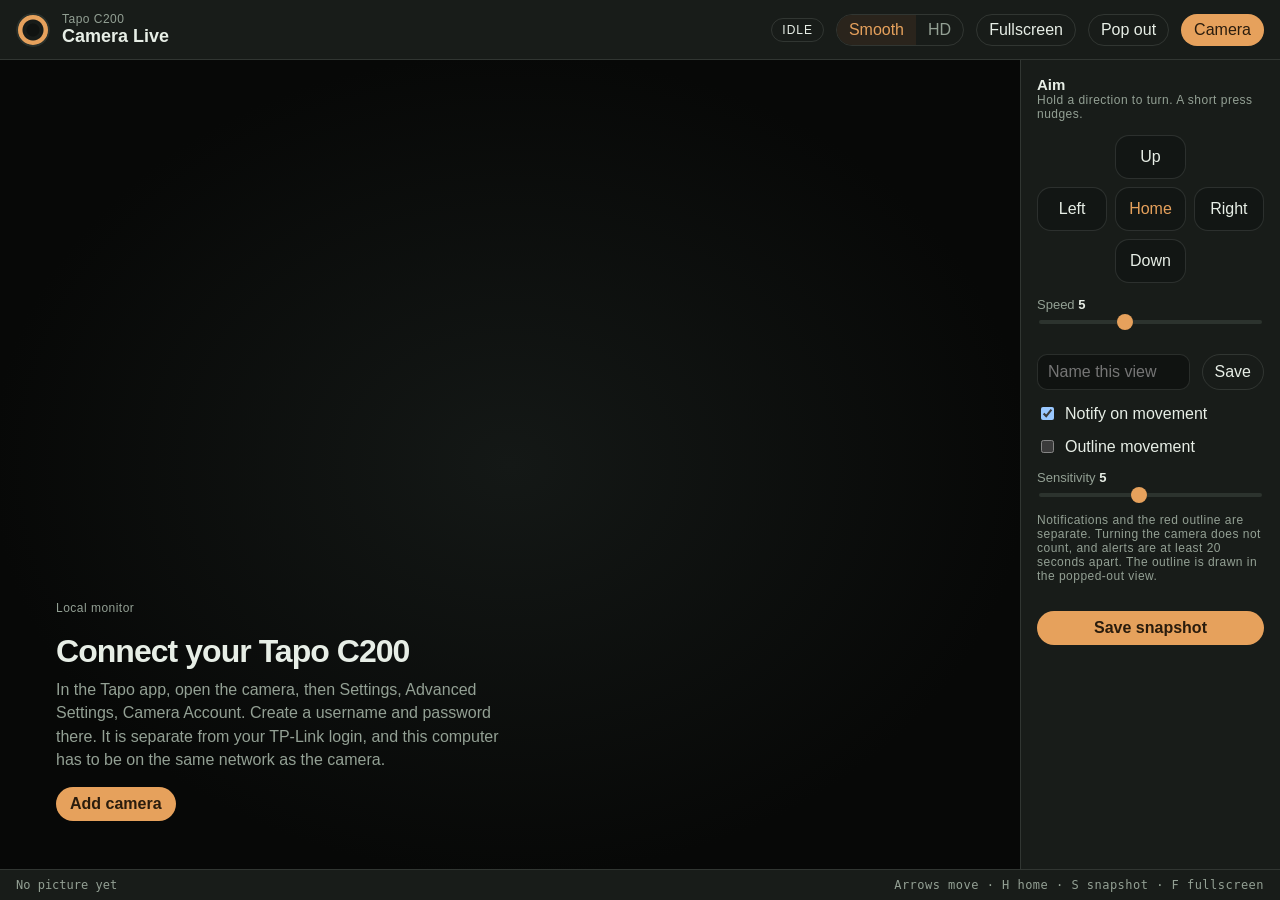
<file: ui/index.html>
<!DOCTYPE html>
<html lang="en">
  <head>
    <meta charset="UTF-8" />
    <meta name="viewport" content="width=device-width, initial-scale=1.0" />
    <meta name="color-scheme" content="dark" />
    <title>Camera Live</title>
    <link rel="stylesheet" href="styles.css" />
  </head>
  <body>
    <div class="app">
      <header class="top">
        <div class="brand">
          <span class="mark" aria-hidden="true"></span>
          <div>
            <p class="kicker" id="kicker">Tapo C200</p>
            <h1 id="cam-name">Camera Live</h1>
          </div>
        </div>
        <div class="top-actions">
          <span id="live-pill" class="pill">Idle</span>
          <div class="seg" role="group" aria-label="Stream quality">
            <button type="button" id="q-sub" class="seg-btn is-on">Smooth</button>
            <button type="button" id="q-main" class="seg-btn">HD</button>
          </div>
          <span id="motion-pill" class="pill warn" hidden>Movement</span>
          <button type="button" id="fs" class="text-btn">Fullscreen</button>
          <button type="button" id="pop" class="text-btn">Pop out</button>
          <button type="button" id="open-settings" class="text-btn text-btn-strong">Camera</button>
        </div>
      </header>

      <div class="stage">
        <section class="well" id="well">
          <canvas id="view"></canvas>
          <div id="overlay" class="overlay">
            <p class="eyebrow">Local monitor</p>
            <h2 id="overlay-title">Connect your Tapo C200</h2>
            <p id="overlay-body">
              In the Tapo app, open the camera, then Settings, Advanced Settings, Camera Account.
              Create a username and password there. It is separate from your TP-Link login, and this
              computer has to be on the same network as the camera.
            </p>
            <button type="button" id="overlay-action" class="solid">Add camera</button>
          </div>
        </section>

        <aside class="deck">
          <div class="deck-head">
            <h2>Aim</h2>
            <p id="ptz-note">Hold a direction to turn. A short press nudges.</p>
          </div>
          <div class="pad" id="pad">
            <button type="button" class="pad-btn" data-pan="0" data-tilt="1" aria-label="Tilt up">Up</button>
            <button type="button" class="pad-btn" data-pan="-1" data-tilt="0" aria-label="Pan left">Left</button>
            <button type="button" class="pad-btn pad-home" id="home" aria-label="Go to home position">Home</button>
            <button type="button" class="pad-btn" data-pan="1" data-tilt="0" aria-label="Pan right">Right</button>
            <button type="button" class="pad-btn" data-pan="0" data-tilt="-1" aria-label="Tilt down">Down</button>
          </div>
          <label class="speed">
            <span>Speed <strong id="speed-read">5</strong></span>
            <input id="speed" type="range" min="2" max="10" value="5" />
          </label>
          <div class="preset-row" id="presets"></div>
          <form id="preset-form" class="preset-form">
            <input id="preset-name" type="text" maxlength="24" placeholder="Name this view" />
            <button type="submit" class="text-btn">Save</button>
          </form>
          <label class="check motion-toggle"><input id="motion" type="checkbox" checked /> Notify on movement</label>
          <label class="check motion-toggle"><input id="borders" type="checkbox" /> Outline movement</label>
          <label class="speed">
            <span>Sensitivity <strong id="motion-read">5</strong></span>
            <input id="motion-sens" type="range" min="1" max="10" value="5" />
          </label>
          <p class="fine">Notifications and the red outline are separate. Turning the camera does not count, and alerts are at least 20 seconds apart. The outline is drawn in the popped-out view.</p>
          <p id="motion-state" class="fine"></p>
          <button type="button" id="snap" class="solid solid-block">Save snapshot</button>
        </aside>
      </div>

      <footer class="status">
        <span id="stat-res">No picture yet</span>
        <span id="stat-fps"></span>
        <span id="stat-rate"></span>
        <span class="hint">Arrows move · H home · S snapshot · F fullscreen</span>
      </footer>
    </div>

    <div id="settings" class="sheet" hidden>
      <form id="settings-form" class="sheet-card">
        <div class="sheet-head">
          <div>
            <p class="eyebrow">Camera account</p>
            <h2>Tapo C200</h2>
          </div>
          <button type="button" id="close-settings" class="text-btn" aria-label="Close">Close</button>
        </div>
        <p class="sheet-copy">
          Use the username and password from the Tapo app under Advanced Settings, Camera Account.
          The address is the camera's IP on your network. Tapo uses port 554 for the picture and
          port 2020 for pan and tilt.
        </p>
        <label>Name <input id="f-name" name="name" autocomplete="off" placeholder="Living room" /></label>
        <label>Address <input id="f-host" name="host" autocomplete="off" spellcheck="false" placeholder="192.168.0.101" required /></label>
        <div class="split">
          <label>RTSP port <input id="f-rtsp" name="rtsp" inputmode="numeric" value="554" /></label>
          <label>ONVIF port <input id="f-onvif" name="onvif" inputmode="numeric" value="2020" /></label>
        </div>
        <div class="split">
          <label>Username <input id="f-user" name="username" autocomplete="off" required /></label>
          <label>Password <input id="f-pass" name="password" type="password" autocomplete="off" required /></label>
        </div>
        <label class="check"><input id="f-show" type="checkbox" /> Show password</label>
        <fieldset>
          <legend>Picture</legend>
          <label class="check"><input type="radio" name="stream" value="sub" checked /> Smooth, the lighter stream</label>
          <label class="check"><input type="radio" name="stream" value="main" /> HD, 1080p</label>
        </fieldset>
        <p id="test-result" class="test-result"></p>
        <div class="sheet-actions">
          <button type="button" id="test" class="text-btn">Test connection</button>
          <button type="submit" class="solid">Save and watch</button>
        </div>
        <p class="fine">Settings stay on this computer in ~/.config/camera-live/config.json.</p>
      </form>
    </div>

    <div id="toast" class="toast" hidden></div>
    <script src="app.js"></script>
  </body>
</html>
</file>
<file: ui/styles.css>
:root {
  color-scheme: dark;
  --bg: #101311;
  --bg-2: #181c19;
  --well: #070807;
  --ink: #e7eee6;
  --muted: #93a094;
  --line: rgba(231, 238, 230, 0.12);
  --amber: #e6a15c;
  --amber-ink: #2a1c0d;
  --live: #37d67a;
  --danger: #e37a68;
  --shadow: 0 24px 60px rgba(0, 0, 0, 0.35);
  font-family: Cantarell, "Adwaita Sans", "Noto Sans", sans-serif;
}

* { box-sizing: border-box; }

html, body {
  margin: 0;
  height: 100%;
  background: var(--bg);
  color: var(--ink);
  overflow: hidden;
}

button, input { font: inherit; color: inherit; }

button { cursor: pointer; }

.app {
  height: 100vh;
  display: grid;
  grid-template-rows: auto minmax(0, 1fr) auto;
}

.top, .status, .deck, .sheet-card {
  background: var(--bg-2);
}

.top {
  display: flex;
  justify-content: space-between;
  gap: 16px;
  align-items: center;
  padding: 12px 16px;
  border-bottom: 1px solid var(--line);
}

.brand, .top-actions, .sheet-head, .sheet-actions, .preset-form {
  display: flex;
  align-items: center;
  gap: 12px;
}

.top-actions { flex-wrap: wrap; justify-content: flex-end; }

.brand { min-width: 0; }

.mark {
  width: 34px;
  height: 34px;
  border-radius: 50%;
  flex: none;
  background:
    radial-gradient(circle at 50% 50%, #101311 0 6px, transparent 7px),
    radial-gradient(circle at 50% 50%, transparent 0 10px, #e6a15c 11px 15px, transparent 16px),
    radial-gradient(circle at 50% 50%, #37d67a 0 5px, transparent 6px);
  box-shadow: inset 0 0 0 2px #2a312c;
}

.kicker, .eyebrow, .fine, .hint, #ptz-note, .test-result {
  margin: 0;
  color: var(--muted);
  font-size: 12px;
  letter-spacing: 0.04em;
}

h1, h2 { margin: 0; font-weight: 650; }

h1 { font-size: 18px; }

.pill {
  border: 1px solid var(--line);
  border-radius: 999px;
  padding: 4px 10px;
  font-size: 12px;
  letter-spacing: 0.08em;
  text-transform: uppercase;
}

.pill.live {
  color: var(--live);
  border-color: rgba(55, 214, 122, 0.45);
}

.pill.warn {
  color: var(--amber);
  border-color: rgba(230, 161, 92, 0.55);
}

.pill.live::before {
  content: "";
  display: inline-block;
  width: 7px;
  height: 7px;
  margin-right: 6px;
  border-radius: 50%;
  background: var(--live);
  box-shadow: 0 0 0 0 rgba(55, 214, 122, 0.7);
  animation: pulse 1.6s ease-out infinite;
}

@keyframes pulse {
  70% { box-shadow: 0 0 0 6px rgba(55, 214, 122, 0); }
  100% { box-shadow: 0 0 0 0 rgba(55, 214, 122, 0); }
}

.seg {
  display: flex;
  border: 1px solid var(--line);
  border-radius: 999px;
  overflow: hidden;
}

.seg-btn, .text-btn, .pad-btn, .preset-chip, .solid {
  border: 0;
  background: transparent;
}

.seg-btn { padding: 6px 12px; color: var(--muted); }

.seg-btn.is-on {
  background: #2a241c;
  color: var(--amber);
}

.text-btn {
  border: 1px solid var(--line);
  border-radius: 999px;
  padding: 6px 12px;
}

.text-btn-strong, .solid {
  background: var(--amber);
  color: var(--amber-ink);
  border-color: transparent;
}

.stage {
  display: grid;
  grid-template-columns: minmax(0, 1fr) 260px;
  min-height: 0;
}

.well {
  position: relative;
  background:
    radial-gradient(ellipse at center, #141816 0%, var(--well) 72%);
  min-width: 0;
}

canvas {
  position: absolute;
  inset: 0;
  width: 100%;
  height: 100%;
}

.overlay {
  position: absolute;
  inset: 48px 56px;
  display: grid;
  align-content: end;
  gap: 8px;
  max-width: 460px;
  pointer-events: none;
}

.overlay button { pointer-events: auto; justify-self: start; }

.overlay h2 { font-size: 32px; letter-spacing: -0.03em; }

.overlay p { margin: 0 0 8px; color: var(--muted); line-height: 1.45; }

.overlay.dim {
  inset: 0;
  max-width: none;
  padding: 28px;
  align-content: center;
  justify-items: center;
  text-align: center;
  background: rgba(7, 8, 7, 0.62);
}

.deck {
  border-left: 1px solid var(--line);
  padding: 16px;
  display: flex;
  flex-direction: column;
  gap: 14px;
  min-height: 0;
}

.deck h2 { font-size: 15px; }

.pad {
  display: grid;
  grid-template-columns: repeat(3, 1fr);
  grid-template-areas:
    ". up ."
    "left home right"
    ". down .";
  gap: 8px;
}

.pad-btn:nth-child(1) { grid-area: up; }
.pad-btn:nth-child(2) { grid-area: left; }
.pad-btn:nth-child(3) { grid-area: home; }
.pad-btn:nth-child(4) { grid-area: right; }
.pad-btn:nth-child(5) { grid-area: down; }

.pad-btn, .preset-chip {
  border-radius: 14px;
  background: #121614;
  border: 1px solid var(--line);
  min-height: 44px;
}

.pad-btn:active, .preset-chip:active, .text-btn:active { transform: translateY(1px); }

.pad-home { color: var(--amber); }

.speed { display: grid; gap: 6px; font-size: 13px; color: var(--muted); }

.speed strong { color: var(--ink); font-weight: 650; }

input[type="range"] {
  appearance: none;
  height: 4px;
  border-radius: 999px;
  background: #2c332e;
}

input[type="range"]::-webkit-slider-thumb {
  appearance: none;
  width: 16px;
  height: 16px;
  border-radius: 50%;
  background: var(--amber);
}

.preset-row {
  display: flex;
  flex-wrap: wrap;
  gap: 8px;
  min-height: 0;
}

.preset-chip { padding: 6px 10px; }

.preset-form input, .sheet-card input[type="text"], .sheet-card input[type="password"] {
  width: 100%;
  background: #101311;
  border: 1px solid var(--line);
  border-radius: 10px;
  padding: 8px 10px;
}

.preset-form { align-items: stretch; }

.preset-form input { flex: 1; }

.solid {
  border-radius: 999px;
  padding: 8px 14px;
  font-weight: 650;
}

.solid-block { width: 100%; }

.status {
  display: flex;
  gap: 16px;
  align-items: center;
  padding: 8px 16px;
  border-top: 1px solid var(--line);
  font-family: "Noto Sans Mono", "DejaVu Sans Mono", ui-monospace, monospace;
  font-size: 12px;
  color: var(--muted);
}

.hint { margin-left: auto; }

.sheet {
  position: fixed;
  inset: 0;
  background: rgba(0, 0, 0, 0.55);
  display: grid;
  place-items: center;
  padding: 24px;
}

.sheet[hidden] { display: none; }

.sheet-card {
  width: min(520px, 100%);
  border: 1px solid var(--line);
  border-radius: 18px;
  padding: 18px;
  box-shadow: var(--shadow);
  display: grid;
  gap: 12px;
}

.sheet-head { justify-content: space-between; }

.sheet-copy { margin: 0; color: var(--muted); line-height: 1.45; font-size: 14px; }

.sheet-card label, fieldset {
  display: grid;
  gap: 6px;
  font-size: 13px;
  color: var(--muted);
}

.split { display: grid; grid-template-columns: 1fr 1fr; gap: 12px; }

fieldset {
  border: 1px solid var(--line);
  border-radius: 12px;
  padding: 10px 12px;
}

legend { padding: 0 6px; }

.check { display: flex; align-items: center; gap: 8px; }

.test-result:empty { display: none; }

.test-result { line-height: 1.4; }

.toast {
  position: fixed;
  bottom: 48px;
  left: 50%;
  transform: translateX(-50%);
  background: #2a241c;
  color: var(--ink);
  border: 1px solid rgba(230, 161, 92, 0.4);
  border-radius: 999px;
  padding: 8px 14px;
  font-size: 13px;
}

button:focus-visible, input:focus-visible {
  outline: 2px solid var(--amber);
  outline-offset: 2px;
}

.motion-toggle { color: var(--ink); }

.view-app {
  height: 100vh;
  background: var(--well);
  overflow: hidden;
}

.view-app canvas {
  position: absolute;
  inset: 0;
  width: 100%;
  height: 100%;
}

.view-bar {
  position: absolute;
  top: 12px;
  left: 12px;
  right: 12px;
  display: flex;
  flex-wrap: wrap;
  gap: 8px;
  align-items: center;
  opacity: 0;
  transition: opacity 160ms linear;
}

.view-app:hover .view-bar,
.view-bar:focus-within { opacity: 1; }

@media (max-width: 1040px) {
  .stage { grid-template-columns: 1fr; grid-template-rows: minmax(240px, 1fr) auto; }
  .deck { border-left: 0; border-top: 1px solid var(--line); }
  .overlay { inset: 20px; }
  .hint { display: none; }
}
</file>
